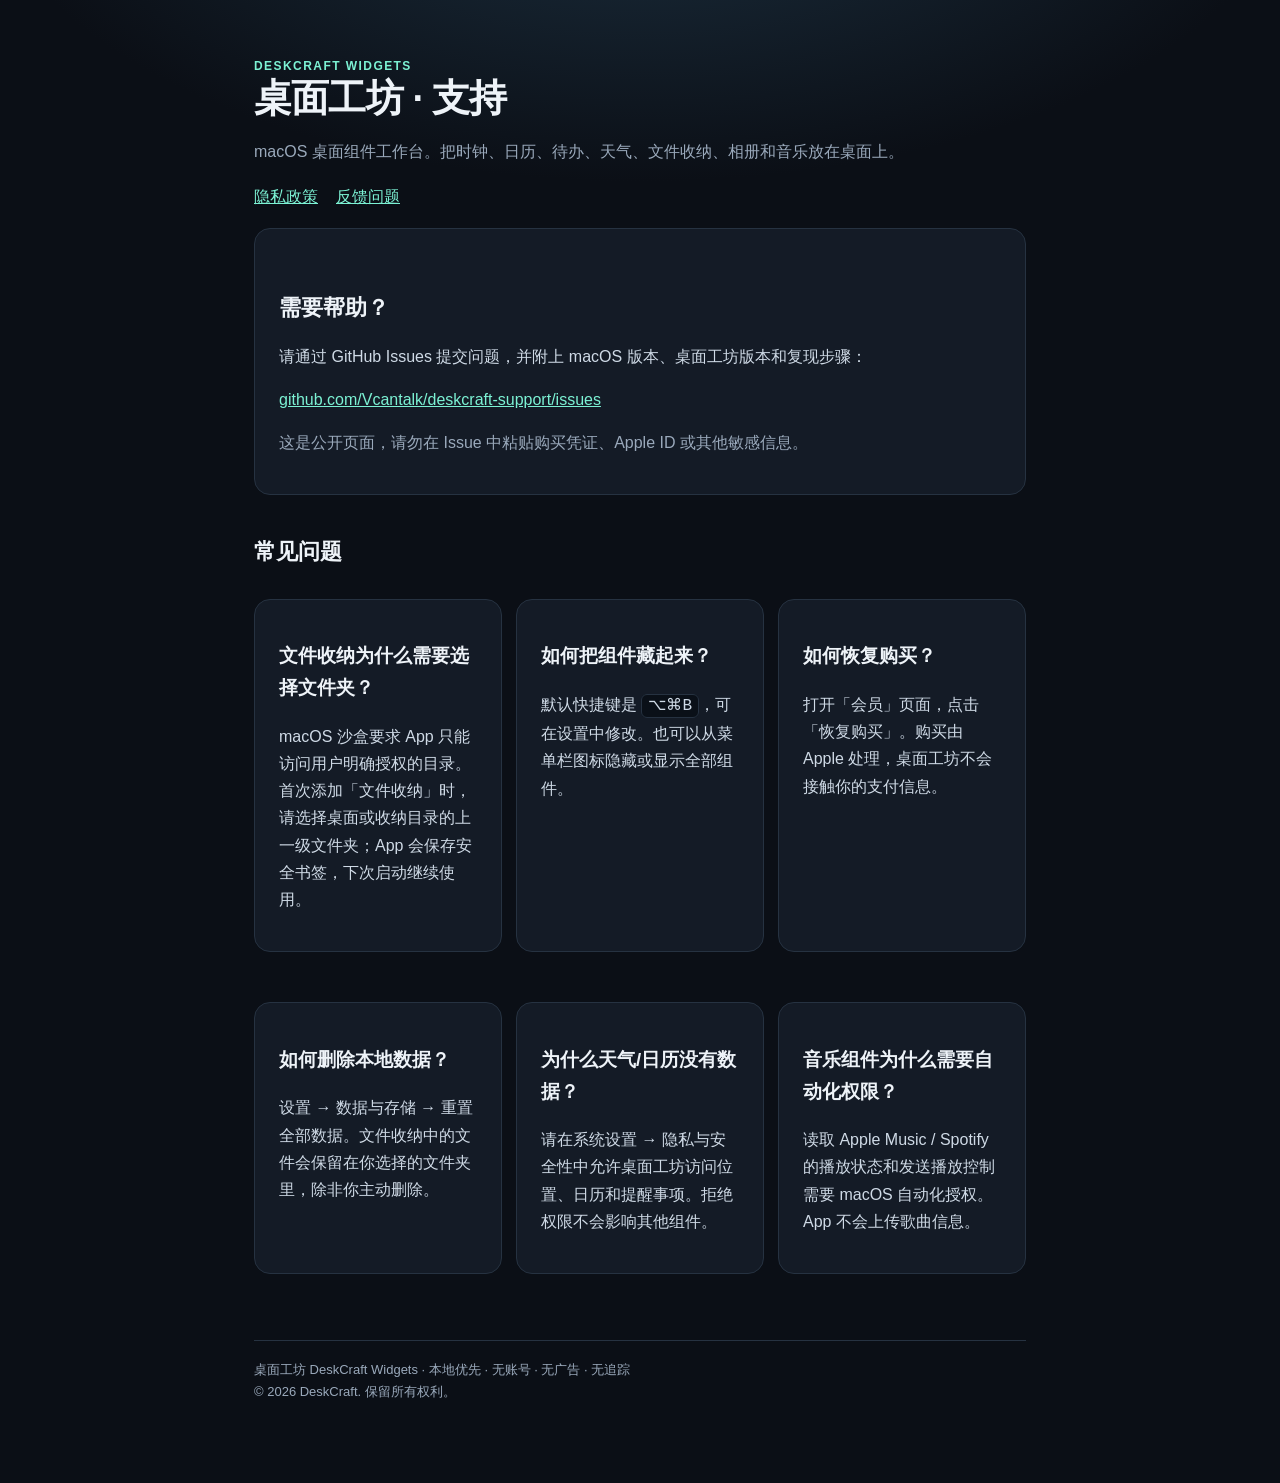
<file: index.html>
<!doctype html>
<html lang="zh-Hans">
<head>
<meta charset="utf-8">
<meta name="viewport" content="width=device-width,initial-scale=1">
<title>桌面工坊 DeskCraft Widgets · 支持</title>
<link rel="stylesheet" href="styles.css">
</head>
<body>
<main>
  <div class="kicker">DeskCraft Widgets</div>
  <h1>桌面工坊 · 支持</h1>
  <p class="muted">macOS 桌面组件工作台。把时钟、日历、待办、天气、文件收纳、相册和音乐放在桌面上。</p>
  <nav><a href="privacy.html">隐私政策</a><a href="https://github.com/Vcantalk/deskcraft-support/issues">反馈问题</a></nav>

  <div class="card">
    <h2>需要帮助？</h2>
    <p>请通过 GitHub Issues 提交问题，并附上 macOS 版本、桌面工坊版本和复现步骤：</p>
    <p><a href="https://github.com/Vcantalk/deskcraft-support/issues">github.com/Vcantalk/deskcraft-support/issues</a></p>
    <p class="muted">这是公开页面，请勿在 Issue 中粘贴购买凭证、Apple ID 或其他敏感信息。</p>
  </div>

  <h2>常见问题</h2>
  <div class="grid">
    <div class="card"><h3>文件收纳为什么需要选择文件夹？</h3><p>macOS 沙盒要求 App 只能访问用户明确授权的目录。首次添加「文件收纳」时，请选择桌面或收纳目录的上一级文件夹；App 会保存安全书签，下次启动继续使用。</p></div>
    <div class="card"><h3>如何把组件藏起来？</h3><p>默认快捷键是 <code>⌥⌘B</code>，可在设置中修改。也可以从菜单栏图标隐藏或显示全部组件。</p></div>
    <div class="card"><h3>如何恢复购买？</h3><p>打开「会员」页面，点击「恢复购买」。购买由 Apple 处理，桌面工坊不会接触你的支付信息。</p></div>
    <div class="card"><h3>如何删除本地数据？</h3><p>设置 → 数据与存储 → 重置全部数据。文件收纳中的文件会保留在你选择的文件夹里，除非你主动删除。</p></div>
    <div class="card"><h3>为什么天气/日历没有数据？</h3><p>请在系统设置 → 隐私与安全性中允许桌面工坊访问位置、日历和提醒事项。拒绝权限不会影响其他组件。</p></div>
    <div class="card"><h3>音乐组件为什么需要自动化权限？</h3><p>读取 Apple Music / Spotify 的播放状态和发送播放控制需要 macOS 自动化授权。App 不会上传歌曲信息。</p></div>
  </div>

  <div class="footer">桌面工坊 DeskCraft Widgets · 本地优先 · 无账号 · 无广告 · 无追踪<br>© 2026 DeskCraft. 保留所有权利。</div>
</main>
</body>
</html>
</file>
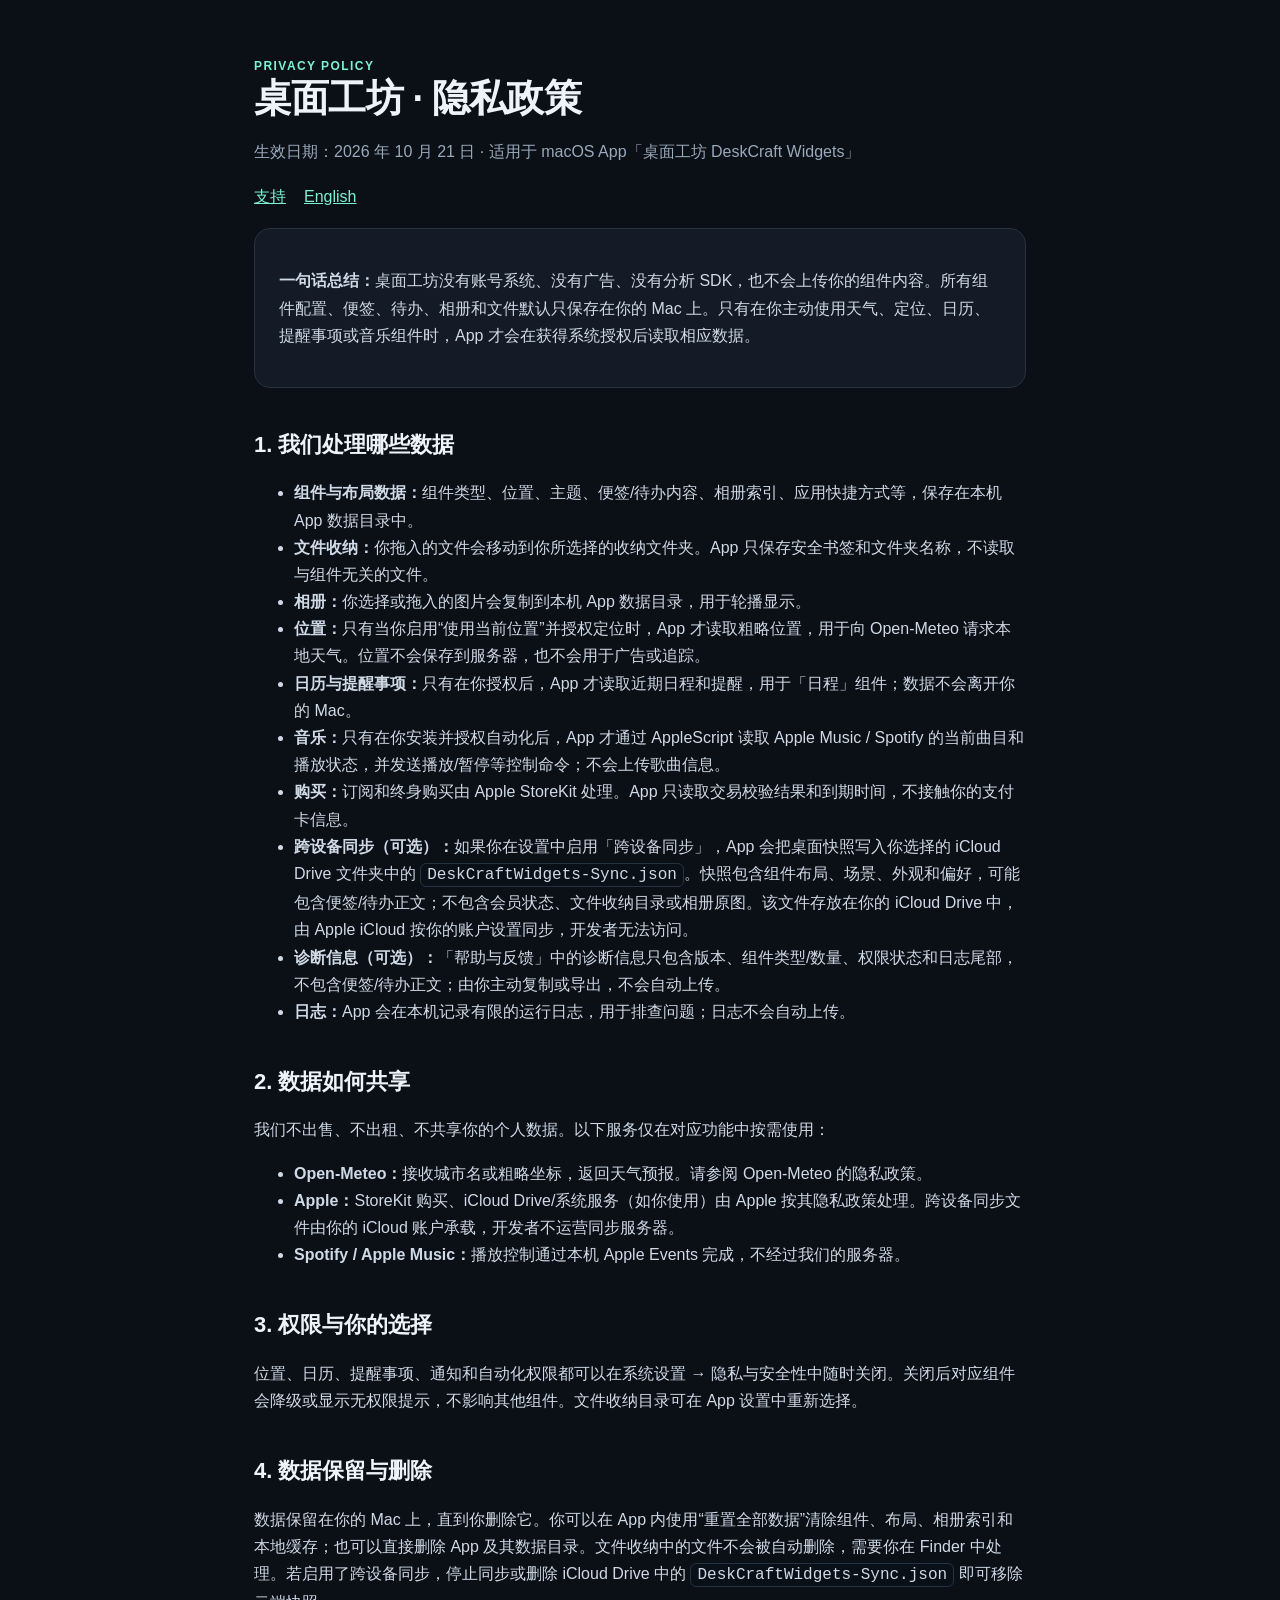
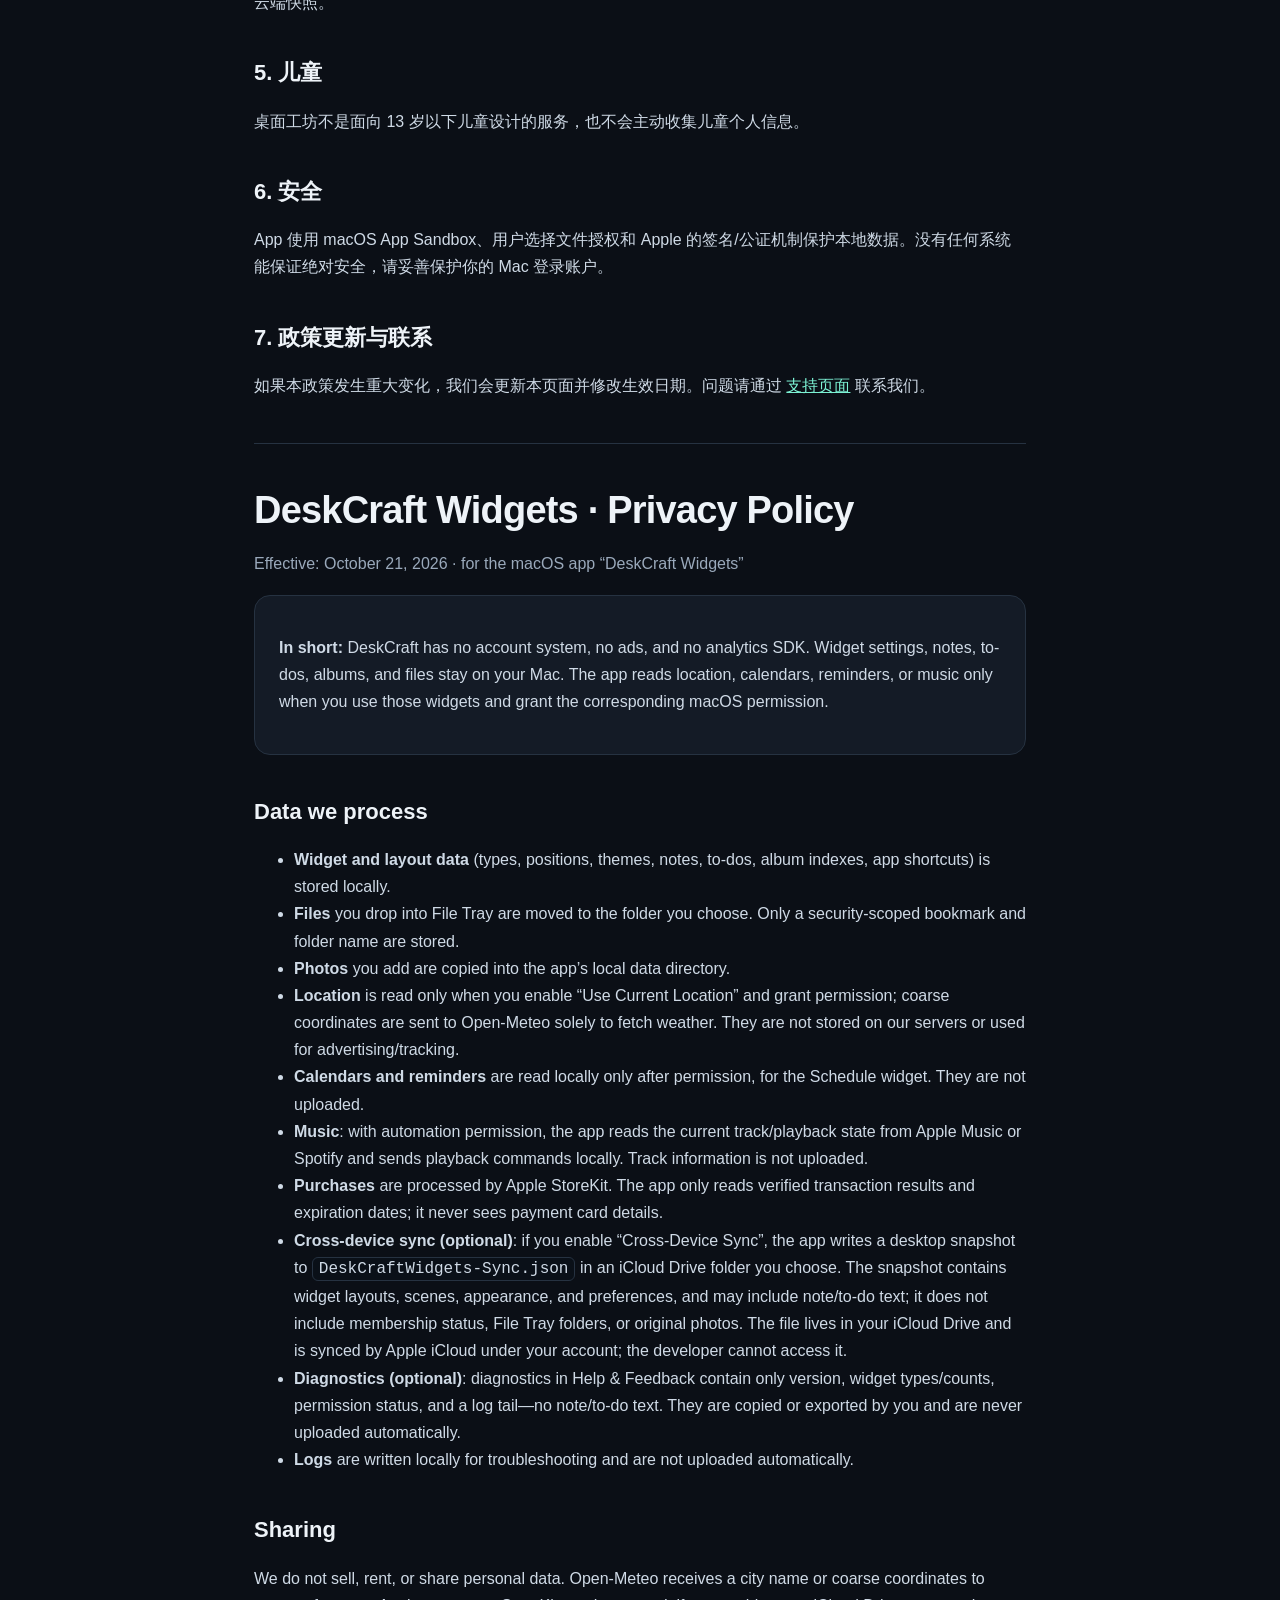
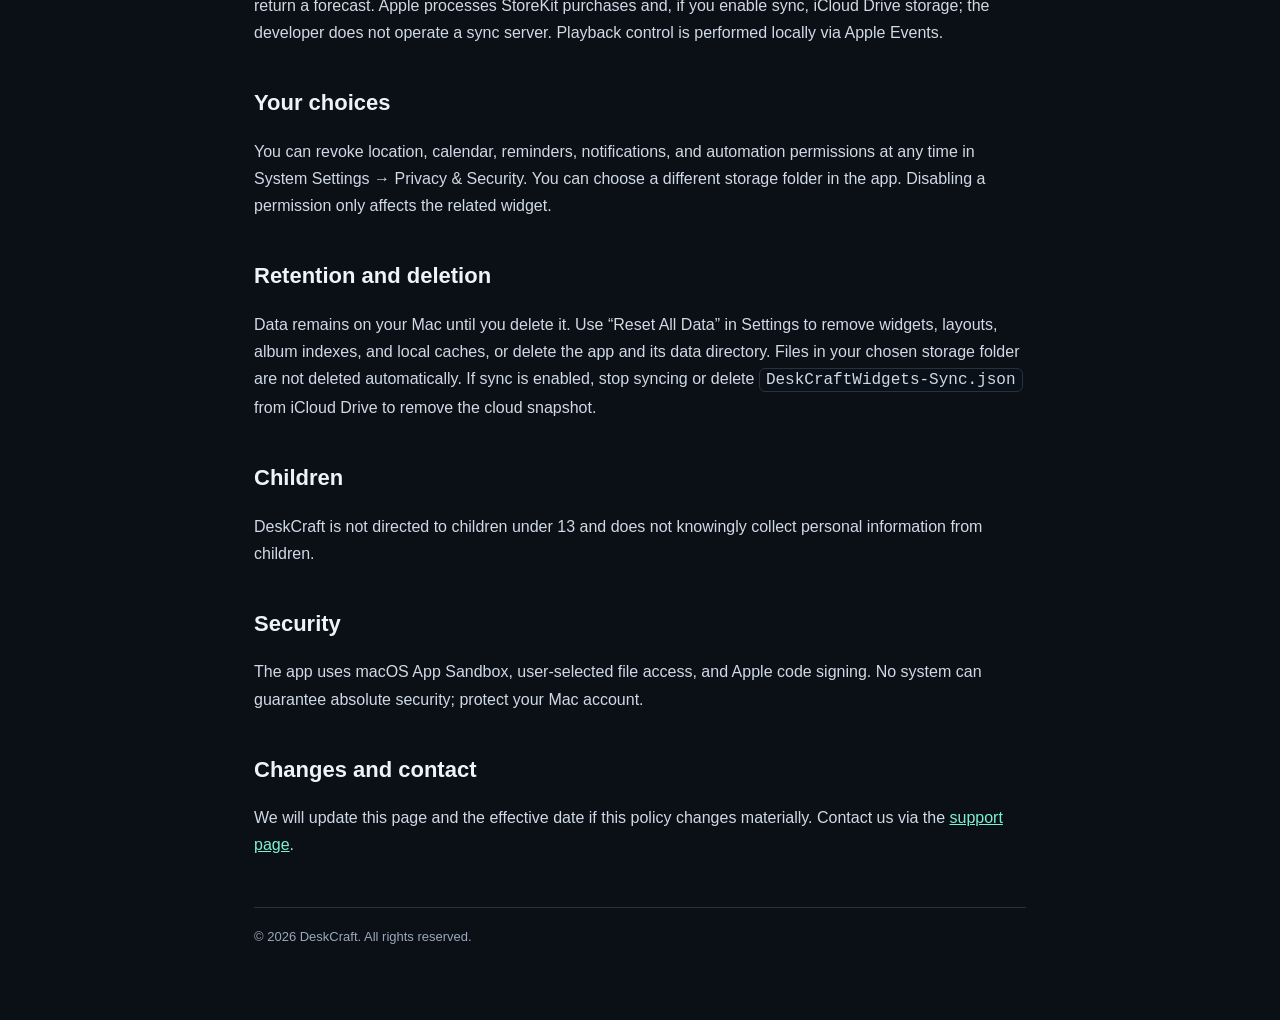
<file: privacy.html>
<!doctype html>
<html lang="zh-Hans">
<head>
<meta charset="utf-8">
<meta name="viewport" content="width=device-width,initial-scale=1">
<title>桌面工坊 DeskCraft Widgets · 隐私政策</title>
<link rel="stylesheet" href="styles.css">
</head>
<body>
<main>
  <div class="kicker">Privacy Policy</div>
  <h1>桌面工坊 · 隐私政策</h1>
  <p class="muted">生效日期：2026 年 10 月 21 日 · 适用于 macOS App「桌面工坊 DeskCraft Widgets」</p>
  <nav><a href="index.html">支持</a><a href="#english">English</a></nav>

  <div class="card">
    <p><strong>一句话总结：</strong>桌面工坊没有账号系统、没有广告、没有分析 SDK，也不会上传你的组件内容。所有组件配置、便签、待办、相册和文件默认只保存在你的 Mac 上。只有在你主动使用天气、定位、日历、提醒事项或音乐组件时，App 才会在获得系统授权后读取相应数据。</p>
  </div>

  <h2>1. 我们处理哪些数据</h2>
  <ul>
    <li><strong>组件与布局数据：</strong>组件类型、位置、主题、便签/待办内容、相册索引、应用快捷方式等，保存在本机 App 数据目录中。</li>
    <li><strong>文件收纳：</strong>你拖入的文件会移动到你所选择的收纳文件夹。App 只保存安全书签和文件夹名称，不读取与组件无关的文件。</li>
    <li><strong>相册：</strong>你选择或拖入的图片会复制到本机 App 数据目录，用于轮播显示。</li>
    <li><strong>位置：</strong>只有当你启用“使用当前位置”并授权定位时，App 才读取粗略位置，用于向 Open-Meteo 请求本地天气。位置不会保存到服务器，也不会用于广告或追踪。</li>
    <li><strong>日历与提醒事项：</strong>只有在你授权后，App 才读取近期日程和提醒，用于「日程」组件；数据不会离开你的 Mac。</li>
    <li><strong>音乐：</strong>只有在你安装并授权自动化后，App 才通过 AppleScript 读取 Apple Music / Spotify 的当前曲目和播放状态，并发送播放/暂停等控制命令；不会上传歌曲信息。</li>
    <li><strong>购买：</strong>订阅和终身购买由 Apple StoreKit 处理。App 只读取交易校验结果和到期时间，不接触你的支付卡信息。</li>
    <li><strong>跨设备同步（可选）：</strong>如果你在设置中启用「跨设备同步」，App 会把桌面快照写入你选择的 iCloud Drive 文件夹中的 <code>DeskCraftWidgets-Sync.json</code>。快照包含组件布局、场景、外观和偏好，可能包含便签/待办正文；不包含会员状态、文件收纳目录或相册原图。该文件存放在你的 iCloud Drive 中，由 Apple iCloud 按你的账户设置同步，开发者无法访问。</li>
    <li><strong>诊断信息（可选）：</strong>「帮助与反馈」中的诊断信息只包含版本、组件类型/数量、权限状态和日志尾部，不包含便签/待办正文；由你主动复制或导出，不会自动上传。</li>
    <li><strong>日志：</strong>App 会在本机记录有限的运行日志，用于排查问题；日志不会自动上传。</li>
  </ul>

  <h2>2. 数据如何共享</h2>
  <p>我们不出售、不出租、不共享你的个人数据。以下服务仅在对应功能中按需使用：</p>
  <ul>
    <li><strong>Open-Meteo：</strong>接收城市名或粗略坐标，返回天气预报。请参阅 Open-Meteo 的隐私政策。</li>
    <li><strong>Apple：</strong>StoreKit 购买、iCloud Drive/系统服务（如你使用）由 Apple 按其隐私政策处理。跨设备同步文件由你的 iCloud 账户承载，开发者不运营同步服务器。</li>
    <li><strong>Spotify / Apple Music：</strong>播放控制通过本机 Apple Events 完成，不经过我们的服务器。</li>
  </ul>

  <h2>3. 权限与你的选择</h2>
  <p>位置、日历、提醒事项、通知和自动化权限都可以在系统设置 → 隐私与安全性中随时关闭。关闭后对应组件会降级或显示无权限提示，不影响其他组件。文件收纳目录可在 App 设置中重新选择。</p>

  <h2>4. 数据保留与删除</h2>
  <p>数据保留在你的 Mac 上，直到你删除它。你可以在 App 内使用“重置全部数据”清除组件、布局、相册索引和本地缓存；也可以直接删除 App 及其数据目录。文件收纳中的文件不会被自动删除，需要你在 Finder 中处理。若启用了跨设备同步，停止同步或删除 iCloud Drive 中的 <code>DeskCraftWidgets-Sync.json</code> 即可移除云端快照。</p>

  <h2>5. 儿童</h2>
  <p>桌面工坊不是面向 13 岁以下儿童设计的服务，也不会主动收集儿童个人信息。</p>

  <h2>6. 安全</h2>
  <p>App 使用 macOS App Sandbox、用户选择文件授权和 Apple 的签名/公证机制保护本地数据。没有任何系统能保证绝对安全，请妥善保护你的 Mac 登录账户。</p>

  <h2>7. 政策更新与联系</h2>
  <p>如果本政策发生重大变化，我们会更新本页面并修改生效日期。问题请通过 <a href="https://github.com/Vcantalk/deskcraft-support/issues">支持页面</a> 联系我们。</p>

  <hr style="border:0;border-top:1px solid #263241;margin:44px 0">

  <h1 id="english">DeskCraft Widgets · Privacy Policy</h1>
  <p class="muted">Effective: October 21, 2026 · for the macOS app “DeskCraft Widgets”</p>
  <div class="card"><p><strong>In short:</strong> DeskCraft has no account system, no ads, and no analytics SDK. Widget settings, notes, to-dos, albums, and files stay on your Mac. The app reads location, calendars, reminders, or music only when you use those widgets and grant the corresponding macOS permission.</p></div>
  <h2>Data we process</h2>
  <ul>
    <li><strong>Widget and layout data</strong> (types, positions, themes, notes, to-dos, album indexes, app shortcuts) is stored locally.</li>
    <li><strong>Files</strong> you drop into File Tray are moved to the folder you choose. Only a security-scoped bookmark and folder name are stored.</li>
    <li><strong>Photos</strong> you add are copied into the app’s local data directory.</li>
    <li><strong>Location</strong> is read only when you enable “Use Current Location” and grant permission; coarse coordinates are sent to Open-Meteo solely to fetch weather. They are not stored on our servers or used for advertising/tracking.</li>
    <li><strong>Calendars and reminders</strong> are read locally only after permission, for the Schedule widget. They are not uploaded.</li>
    <li><strong>Music</strong>: with automation permission, the app reads the current track/playback state from Apple Music or Spotify and sends playback commands locally. Track information is not uploaded.</li>
    <li><strong>Purchases</strong> are processed by Apple StoreKit. The app only reads verified transaction results and expiration dates; it never sees payment card details.</li>
    <li><strong>Cross-device sync (optional)</strong>: if you enable “Cross-Device Sync”, the app writes a desktop snapshot to <code>DeskCraftWidgets-Sync.json</code> in an iCloud Drive folder you choose. The snapshot contains widget layouts, scenes, appearance, and preferences, and may include note/to-do text; it does not include membership status, File Tray folders, or original photos. The file lives in your iCloud Drive and is synced by Apple iCloud under your account; the developer cannot access it.</li>
    <li><strong>Diagnostics (optional)</strong>: diagnostics in Help &amp; Feedback contain only version, widget types/counts, permission status, and a log tail—no note/to-do text. They are copied or exported by you and are never uploaded automatically.</li>
    <li><strong>Logs</strong> are written locally for troubleshooting and are not uploaded automatically.</li>
  </ul>
  <h2>Sharing</h2>
  <p>We do not sell, rent, or share personal data. Open-Meteo receives a city name or coarse coordinates to return a forecast. Apple processes StoreKit purchases and, if you enable sync, iCloud Drive storage; the developer does not operate a sync server. Playback control is performed locally via Apple Events.</p>
  <h2>Your choices</h2>
  <p>You can revoke location, calendar, reminders, notifications, and automation permissions at any time in System Settings → Privacy &amp; Security. You can choose a different storage folder in the app. Disabling a permission only affects the related widget.</p>
  <h2>Retention and deletion</h2>
  <p>Data remains on your Mac until you delete it. Use “Reset All Data” in Settings to remove widgets, layouts, album indexes, and local caches, or delete the app and its data directory. Files in your chosen storage folder are not deleted automatically. If sync is enabled, stop syncing or delete <code>DeskCraftWidgets-Sync.json</code> from iCloud Drive to remove the cloud snapshot.</p>
  <h2>Children</h2>
  <p>DeskCraft is not directed to children under 13 and does not knowingly collect personal information from children.</p>
  <h2>Security</h2>
  <p>The app uses macOS App Sandbox, user-selected file access, and Apple code signing. No system can guarantee absolute security; protect your Mac account.</p>
  <h2>Changes and contact</h2>
  <p>We will update this page and the effective date if this policy changes materially. Contact us via the <a href="https://github.com/Vcantalk/deskcraft-support/issues">support page</a>.</p>

  <div class="footer">© 2026 DeskCraft. All rights reserved.</div>
</main>
</body>
</html>
</file>
<file: styles.css>
:root{--bg:#0b0f16;--card:#141b26;--text:#eef3f8;--muted:#9aa9bb;--accent:#7cf2d4;--line:#263241}
*{box-sizing:border-box}body{margin:0;background:radial-gradient(1200px 600px at 50% -10%,#1c3040 0%,var(--bg) 55%);color:var(--text);font:16px/1.7 -apple-system,BlinkMacSystemFont,"Segoe UI","PingFang SC","Hiragino Sans GB",sans-serif}
main{max-width:820px;margin:0 auto;padding:56px 24px 80px}h1{font-size:38px;line-height:1.2;margin:0 0 8px;letter-spacing:-.8px}h2{font-size:22px;margin:38px 0 10px}p,li{color:#cfdae6}a{color:var(--accent)}.kicker{color:var(--accent);font-weight:700;letter-spacing:.12em;text-transform:uppercase;font-size:12px}.muted{color:var(--muted)}.card{background:var(--card);border:1px solid var(--line);border-radius:16px;padding:22px 24px;margin:18px 0}.grid{display:grid;grid-template-columns:repeat(auto-fit,minmax(220px,1fr));gap:14px}.badge{display:inline-block;border:1px solid var(--line);border-radius:999px;padding:5px 12px;margin:4px 6px 4px 0;color:var(--muted);font-size:13px}nav{display:flex;gap:18px;flex-wrap:wrap;margin:18px 0 8px}.footer{margin-top:48px;padding-top:18px;border-top:1px solid var(--line);color:var(--muted);font-size:13px}code{background:#0a1018;border:1px solid var(--line);padding:2px 6px;border-radius:6px}
</file>
